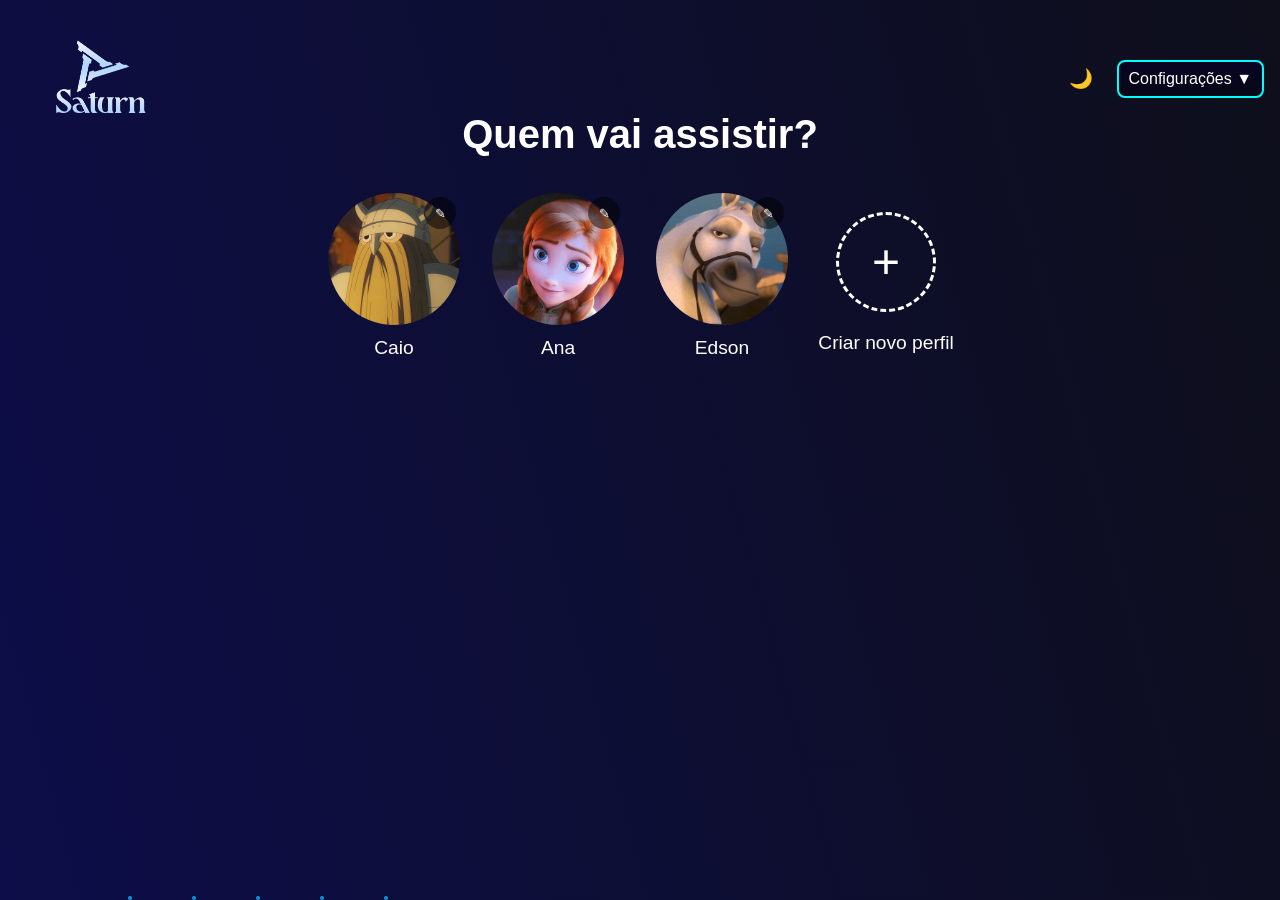
<file: index.html>
<!DOCTYPE html>
<html lang="en">
<head>
    <meta charset="UTF-8">
    <meta name="viewport" content="width=device-width, initial-scale=1.0">
    <title>Selecionar perfil | Saturn</title>
    <link rel="stylesheet" href="css/estilo.css">
    <link rel="shortcut icon" href="img/logo.png" type="image/x-icon">
</head>
<body>
    <header id="menu-superior" role="banner">
        <a class="logo" href="index.html" aria-label="Disney+ Home">
            <img if black-mode: src="img/logowhite.png" alt="Logo Disney+">
        </a>
        <div class="header-right">
            <button id="theme-toggle" aria-label="Alternar tema">🌙</button>
            <nav class="menu" aria-label="Menu de usuário">
                <button id="config-btn">Configurações ▼</button>
                <ul id="dropdown-menu" class="dropdown-menu">
                    <li><a href="#" id="edit-profiles">Editar Perfis</a></li>
                    <li><a href="#">Ajuda</a></li>
                    <li><a href="#">Conta</a></li>
                </ul>
            </nav>
        </div>
    </header>

    <main>
        <h1>Quem vai assistir?</h1>
        <section id="container" aria-label="Perfis disponíveis">
            <nav id="profiles-list">
                <!-- As perfis serão carregados via JavaScript -->
            </nav>
        </section>
    </main>

    <div class="modal-overlay hidden" id="profile-modal" aria-hidden="true">
        <div class="modal" role="dialog" aria-modal="true" aria-labelledby="modal-title">
            <button type="button" class="modal-close" id="modal-close" aria-label="Fechar formulário">×</button>
            <h2 id="modal-title">Adicionar perfil</h2>
            <form id="profile-form">
                <label for="profile-name">Nome do perfil</label>
                <input id="profile-name" name="profileName" type="text" maxlength="20" placeholder="Digite um nome" required>

                <p>Escolha um avatar padrão</p>
                <div class="avatar-options">
                    <button type="button" class="avatar-option" data-image="img/perfil1.jpg" aria-label="Avatar padrão 1"><img src="img/perfil1.jpg" alt="Avatar 1"></button>
                    <button type="button" class="avatar-option" data-image="img/perfil2.jpg" aria-label="Avatar padrão 2"><img src="img/perfil2.jpg" alt="Avatar 2"></button>
                    <button type="button" class="avatar-option" data-image="img/perfil3.jpg" aria-label="Avatar padrão 3"><img src="img/perfil3.jpg" alt="Avatar 3"></button>
                    <button type="button" class="avatar-option" data-image="img/perfil4.jpg" aria-label="Avatar padrão 4"><img src="img/perfil4.jpg" alt="Avatar 4"></button>
                    <button type="button" class="avatar-option" data-image="img/perfil5.jpg" aria-label="Avatar padrão 5"><img src="img/perfil5.jpg" alt="Avatar 5"></button>
                    <button type="button" class="avatar-option" data-image="img/perfil6.jpg" aria-label="Avatar padrão 6"><img src="img/perfil6.jpg" alt="Avatar 6"></button>
                    <button type="button" class="avatar-option" data-image="img/perfil7.jpg" aria-label="Avatar padrão 7"><img src="img/perfil7.jpg" alt="Avatar 7"></button>
                </div>

                <div class="modal-actions">
                    <button type="submit">Salvar</button>
                    <button type="button" id="cancel-btn">Cancelar</button>
                </div>
            </form>
        </div>
    </div>

    <div class="particles">
        <div class="particle"></div>
        <div class="particle"></div>
        <div class="particle"></div>
        <div class="particle"></div>
        <div class="particle"></div>
    </div>

    <script src="js/script.js"></script>
    <script src="js/index.js"></script>
</body>
</html>
</file>
<file: css/estilo.css>
/*estrutura*/
*{
    box-sizing: border-box;
    font-family: 'Trebuchet MS', 'Lucida Sans Unicode', 'Lucida Grande', 'Lucida Sans', Arial, sans-serif;
    margin: 0;
    padding: 0;
}
a{
    text-decoration: none;
}

body{
    background: linear-gradient(75deg, rgba(6, 6, 68, 0.973), rgba(2, 3, 15, 0.952)) no-repeat center center fixed;
    color: #fff;
    min-height: 100vh;
    margin: 0;
    display: flex;
    flex-direction: column;
    align-items: center;
    justify-content: flex-start;
    padding-top: 88px; /* espaço para menu fixo */
    opacity: 1;
    transition: opacity 0.4s ease-in-out;
}

body.page-exit {
    opacity: 0;
}

main {
    text-align: center;
    width: min(100%, 960px);
    padding: 1.5rem 1rem 3rem;
}

h1 {
    font-size: clamp(1.6rem, 4vw, 2.5rem);
    margin-bottom: 2rem;
    color: #fff;
}

#container nav {
    display: flex;
    gap: 1.5rem;
    justify-content: center;
    flex-wrap: wrap;
    max-width: 100%;
    margin: 0 auto;
}

figure {
    text-align: center;
    cursor: pointer;
    transition: transform 0.3s;
    margin: 0;
    width: 140px;
}

figure:hover {
    transform: scale(1.2);
    opacity: 1;
}

figure img {
    width: 100%;
    height: 140px;
    max-width: 140px;
    border-radius: 50%;
    border: 4px solid transparent;
    transition: border-color 0.3s, transform 0.3s;
    display: block;
    margin: 0 auto;
}

figure:hover img {
    border-color: #ffffff;
}

figcaption {
    margin-top: 0.5rem;
    font-size: clamp(0.95rem, 2.5vw, 1.2rem);
    color: #fff;
}

#menu-superior {
    position: fixed;
    top: 0;
    left: 0;
    width: 100%;
    display: flex;
    justify-content: space-between;
    align-items: center;
    padding: 15px 16px;
}

.logo {
    margin: 25px 0 0 20px;
    position: relative;
    top: 0;
    left: 0;
    transition: transform 0.3s;
}

.logo:hover {
    transform: scale(1.05);
}

.logo img {
    width: 130px;
    max-width: 160px;
    height: auto;
}

.menu {
    margin: 5px 20px 0 0;
    position: relative;
    top: 0;
    right: 0;
    font-size: 1rem;
    margin: 0;
}

.menu a {
    color: #fff;
    text-decoration: none;
    margin-left: 1rem;
    padding: 8px 10px;
    border-radius: 8px;
    background: linear-gradient(rgb(7, 4, 36), #070716);
    transition: background 0.3s, transform 0.2s;
}

.menu a:hover {
    background: linear-gradient(cyan, rgb(1, 200, 235));
    transform: translateY(-1px);
}
/*Particulas efeito*/
.particles {
    position: fixed; /* Fixo na tela */
    bottom: 0;
    left: 0;
    width: 100%;
    height: 100%;
    pointer-events: none; /* Não interfere com cliques */
    z-index: -1; /* Atrás do conteúdo */
}

.particle {
    position: absolute;
    bottom: 0;
    left: 10%; /* Começa no canto esquerdo */
    width: 4px;
    height: 4px;
    background: #0fb3ff; /* Amarelo */
    border-radius: 75%;
    opacity: 0; /* Invisível inicialmente */
    animation: fadeIn 2s ease-in-out forwards, float 8s linear 2s infinite; /* Fade in primeiro, depois subida */
}

.particle:nth-child(2) {
    left: 20%;
    animation: fadeIn 2s ease-in-out 0.5s forwards, float 10s linear 2.5s infinite; /* Delay no fadeIn e float */
}

.particle:nth-child(3) {
    left: 30%;
    animation: fadeIn 2s ease-in-out 1s forwards, float 7s linear 3s infinite;
}

.particle:nth-child(4) {
    left: 15%;
    animation: fadeIn 2s ease-in-out 1.5s forwards, float 9s linear 3.5s infinite;
}

.particle:nth-child(5) {
    left: 25%;
    animation: fadeIn 2s ease-in-out 2s forwards, float 6s linear 4s infinite;
}

/* Keyframes para fade in inicial */
@keyframes fadeIn {
    0% {
        opacity: 0;
    }
    100% {
        opacity: 0.8;
    }
}

/* Keyframes para animação de subida e piscar */
@keyframes float {
    0% {
        transform: translateY(0) translateX(0);
        opacity: 0.8;
    }
    10% {
        opacity: 3;
    }
    90% {
        opacity: 3;
    }
    100% {
        transform: translateY(-100vh) translateX(50px); /* Sobe e move ligeiramente */
        opacity: 0;
    }
}

/*fim Particulas efeito*/

@media (max-width: 768px) {
    body {
        padding-top: 130px;
    }

    #container nav {
        gap: 1rem;
    }

    figure {
        width: 125px;
    }

    #menu-superior {
        padding: 20px 12px;
    }

    .logo img {
        width: 110px;
    }

    .menu {
        font-size: 0.9rem;
    }

    .menu a {
        margin-left: 0.6rem;
        padding: 6px 8px;
    }
}

@media (max-width: 480px) {
    body {
        padding-top: 164px;
    }

    h1 {
        margin-bottom: 1.25rem;
    }

    figure {
        width: 98px;
    }

    figure img {
        max-width: 98px;
        max-height: 100px;
        max-width: 140px;
    }

    .logo img {
        width: 98px;
    }

    .menu a {
        font-size: 0.85rem;
        margin-left: 0.4rem;
        padding: 6px 8px;
    }
}

@media (max-width: 360px) {
    h1 {
        font-size: 1.4rem;
    }

    figcaption {
        font-size: 0.9rem;
    }

    #container nav {
        gap: 0.75rem;
    }

    figure {
        width: 84px;
    }

    figure img {
        max-width: 84px;
        max-height: 90px;
    }

    .logo img {
        width: 85px;
    }
}

/* Dark Mode */
body.dark-mode {
    background: linear-gradient(75deg, rgba(145, 195, 236, 0.9), rgba(248, 249, 255, 0.8)) no-repeat center center fixed;
    
}

body.dark-mode .logo img {
    /*filter: invert(1) brightness(1.2);*/
    content: url(../img/logoblack.png);
}

body.dark-mode h1,
body.dark-mode figcaption {
    color: #000;
}

body.dark-mode figure:hover img {
    border-color: aqua;
}

body.dark-mode .menu a {
    color: #000;
    background: linear-gradient(rgb(235, 250, 255), rgb(203, 229, 247));
    border: rgb(0, 255, 255)
}

body.dark-mode .menu a:hover {
    background: linear-gradient(#333, #666);
    color: #fff;
}

body.dark-mode #config-btn {
    background: linear-gradient(rgb(203, 247, 255), rgb(223, 246, 255));
    color: black;
}

body.dark-mode #config-btn:hover {
    background: linear-gradient(cyan, rgb(1, 200, 235));
}

body.dark-mode .add-icon {
    color: #000000;
    border: 3px dashed rgb(0, 0, 0);
}


/* Header Right */
.header-right {
    display: flex;
    align-items: center;
    gap: 1rem;
}

/* Theme Toggle */
#theme-toggle {
    margin-top: 25px;
    background: none;
    border: none;
    border-radius: 50%;
    width: 40px;
    height: 40px;
    cursor: pointer;
    font-size: 1.2rem;
    transition: all 0.3s;
    display: flex;
    align-items: center;
    justify-content: center;
}

#theme-toggle:hover {
    transform: scale(1.1);
    background: rgba(0, 255, 255, 0.1);
}

/* Dropdown Menu */
.menu {
    position: relative;
}

#config-btn {
    margin-top: 25px;
    background: linear-gradient(rgb(7, 4, 36), #070716);
    border: 2px solid cyan;
    color: #fff;
    padding: 8px 10px;
    border-radius: 8px;
    cursor: pointer;
    font-size: 1rem;
    transition: all 0.3s;
}

#config-btn:hover {
    background: linear-gradient(cyan, rgb(1, 200, 235));
}

.dropdown-menu {
    position: absolute;
    top: 100%;
    right: 0;
    background: none;
    border-radius: 8px;
    list-style: none;
    padding: 0;
    margin: 0;
    min-width: 150px;
    display: none;
    z-index: 200;
}

.dropdown-menu li {
    border-bottom: none
}

.dropdown-menu li:last-child {
    border-bottom: none;
}

.dropdown-menu a {
    display: block;
    padding: 10px 15px;
    color: #fff;
    text-decoration: none;
    transition: background 0.3s;
}

.dropdown-menu a:hover {
    background: aqua;
}

.dropdown-menu.show {
    display: block;
}

/* Profile modal and edit controls */
.modal-overlay {
    position: fixed;
    inset: 0;
    background: rgba(0, 0, 0, 0.75);
    display: flex;
    align-items: center;
    justify-content: center;
    padding: 1rem;
    z-index: 300;
}

.modal-overlay.hidden {
    display: none;
}

.modal {
    width: min(100%, 520px);
    background: rgba(10, 10, 35, 0.98);
    border: 1px solid rgba(255, 255, 255, 0.15);
    border-radius: 18px;
    padding: 24px;
    box-shadow: 0 20px 60px rgba(0, 0, 0, 0.45);
    position: relative;
}

.modal h2 {
    margin-bottom: 1rem;
    color: #fff;
}

.modal label {
    display: block;
    margin-bottom: 0.5rem;
    color: #ddd;
    font-weight: 600;
}

.modal input {
    width: 100%;
    padding: 0.9rem 1rem;
    border-radius: 12px;
    border: 1px solid rgba(255, 255, 255, 0.18);
    background: rgba(255, 255, 255, 0.08);
    color: #fff;
    margin-bottom: 1rem;
}

.modal input::placeholder {
    color: rgba(255, 255, 255, 0.65);
}

.avatar-options {
    display: grid;
    grid-template-columns: repeat(4, minmax(60px, 1fr));
    gap: 0.75rem;
    margin-bottom: 1.25rem;
}

.avatar-option {
    border: 2px solid rgba(255, 255, 255, 0.18);
    border-radius: 18px;
    width: 100%;
    aspect-ratio: 1 / 1;
    background: rgba(255, 255, 255, 0.05);
    color: #fff;
    font-size: 1.2rem;
    display: grid;
    place-items: center;
    cursor: pointer;
    transition: transform 0.2s, border-color 0.2s, background 0.2s;
    overflow: hidden;
}

.avatar-option img {
    width: 100%;
    height: 100%;
    object-fit: cover;
    border-radius: 16px;
}

.avatar-option.selected,
.avatar-option:hover {
    border-color: aqua;
    background: rgba(0, 255, 255, 0.15);
    transform: translateY(-2px);
}

.modal-actions {
    display: flex;
    justify-content: flex-end;
    gap: 0.75rem;
}

.modal-actions button {
    padding: 0.85rem 1.25rem;
    border-radius: 999px;
    border: none;
    cursor: pointer;
    font-weight: 700;
}

.modal-actions button[type="submit"] {
    background: cyan;
    color: #000;
}

.modal-actions button#cancel-btn {
    background: rgba(255, 255, 255, 0.12);
    color: #fff;
}

.modal-close {
    position: absolute;
    top: 18px;
    right: 18px;
    width: 32px;
    height: 32px;
    border: none;
    border-radius: 50%;
    background: rgba(255, 255, 255, 0.12);
    color: #fff;
    font-size: 1.2rem;
    cursor: pointer;
}

.profile.add-profile figure {
    display: flex;
    flex-direction: column;
    align-items: center;
    justify-content: center;
    gap: 0.8rem;
    min-height: 188px;
}

.add-icon {
    width: 100px;
    height: 100px;
    display: grid;
    place-items: center;
    border-radius: 50%;
    color: #fff;
    font-size: 3rem;
    border: 3px dashed rgb(255, 255, 255);
}

.edit-profile-btn {
    position: absolute;
    right: 0.5rem;
    top: 0.5rem;
    background: rgba(0, 0, 0, 0.5);
    color: #fff;
    border: none;
    border-radius: 999px;
    width: 32px;
    height: 32px;
    cursor: pointer;
    display: grid;
    place-items: center;
}

.profile {
    position: relative;
}

.profile.add-profile {
    cursor: pointer;
    border-radius: 24px;
    border: none;
    background: none;
}

.profile.add-profile:hover {
    border-color: aqua;
}

body.modal-open {
    overflow: hidden;
}

/* Dark Mode Dropdown */
body.dark-mode .dropdown-menu {
    background: none;
}

body.dark-mode .dropdown-menu a {
    color: #000;
}

body.dark-mode .dropdown-menu a:hover {
    background: rgba(0, 255, 255, 0.801);
}

/* Responsive adjustments */
@media (max-width: 768px) {
    .header-right {
        gap: 0.5rem;
    }

    #theme-toggle {
        width: 35px;
        height: 35px;
        font-size: 1rem;
    }

    #config-btn {
        font-size: 0.9rem;
        padding: 6px 8px;
    }
}

@media (max-width: 480px) {
    #theme-toggle {
        width: 30px;
        height: 30px;
        font-size: 0.9rem;
    }

    #config-btn {
        font-size: 0.85rem;
        padding: 5px 7px;
    }
}
</file>
